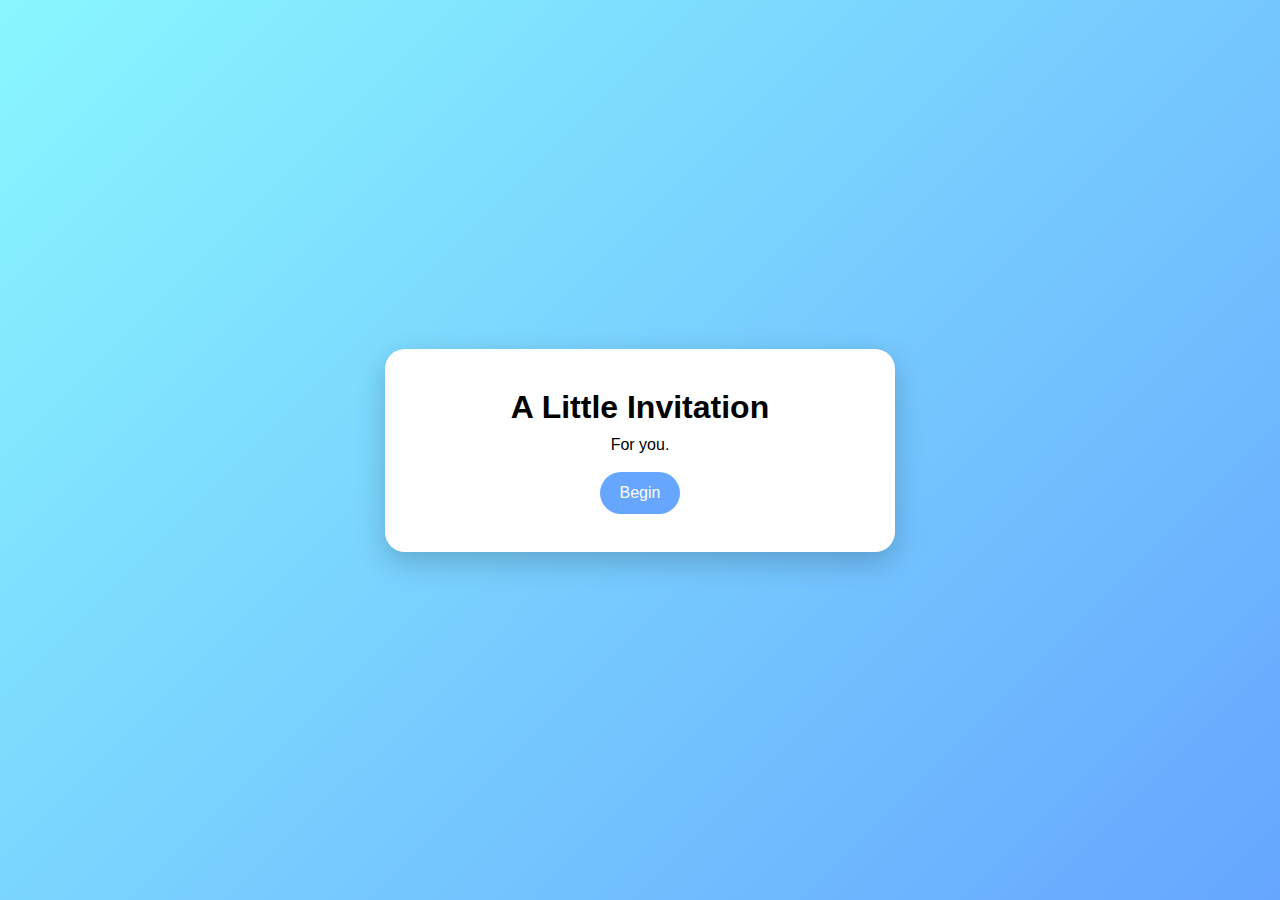
<file: index.html>
<!DOCTYPE html>
<html lang="en">
<head>
  <meta charset="UTF-8">
  <meta name="viewport" content="width=device-width, initial-scale=1.0">
  <title>An Invitation</title>
  <style>
    /* --- Global Styling --- */
    body {
      margin: 0;
      font-family: 'Poppins', sans-serif;
      background: linear-gradient(135deg, #89f7fe, #66a6ff);
      display: flex;
      justify-content: center;
      align-items: center;
      height: 100vh;
      overflow: hidden;
    }

    .card {
      display: none;
      text-align: center;
      background: white;
      border-radius: 20px;
      padding: 30px;
      width: 90%;
      max-width: 450px;
      box-shadow: 0 10px 30px rgba(0,0,0,0.2);
      animation: fadeIn 0.8s ease;
    }
    .card.active { display: block; }

    h1, h2, p { margin: 10px 0; }

    button {
      padding: 12px 20px;
      margin: 8px;
      border: none;
      border-radius: 30px;
      font-size: 16px;
      cursor: pointer;
      background: #66a6ff;
      color: white;
      transition: 0.3s;
    }
    button:hover { background: #4e8ce3; }

    /* --- Game styles --- */
    .choice-grid {
      display: grid;
      grid-template-columns: repeat(2, 1fr);
      gap: 10px;
      margin-top: 15px;
    }

    .grid {
      display: grid;
      grid-template-columns: repeat(4, 70px);
      gap: 10px;
      justify-content: center;
      margin-top: 15px;
    }
    .grid-cell {
      width: 70px; height: 70px;
      background: #eee;
      border-radius: 10px;
      cursor: pointer;
      transition: 0.3s;
    }
    .grid-cell:hover { background: #ddd; }

    .slider-container {
      position: relative;
      width: 80%;
      height: 20px;
      background: #eee;
      border-radius: 10px;
      margin: 40px auto;
      touch-action: none;
    }
    .slider-fill {
      position: absolute;
      left: 0; top: 0;
      height: 100%;
      background: #66a6ff;
      border-radius: 10px;
      width: 0;
    }
    .slider-thumb {
      position: absolute;
      top: -5px;
      left: 0;
      width: 30px; height: 30px;
      border-radius: 50%;
      background: #4e8ce3;
      cursor: pointer;
    }

    .tap-container {
      display: flex;
      justify-content: center;
      margin-top: 20px;
    }
    .tap-button {
      width: 120px; height: 120px;
      border-radius: 50%;
      font-size: 18px;
      font-weight: bold;
      background: #66a6ff;
      color: white;
      display: flex;
      align-items: center;
      justify-content: center;
      flex-direction: column;
    }

    /* --- Postcard Illustration --- */
    .postcard {
      background: #fffaf0;
      border: 2px dashed #333;
      padding: 20px;
      border-radius: 10px;
      width: 250px;
      margin: 20px auto;
      font-family: 'Cursive';
      font-size: 18px;
      position: relative;
    }
    .postcard::before {
      content: "✉";
      position: absolute;
      top: -20px;
      left: 10px;
      font-size: 30px;
    }

    @keyframes fadeIn {
      from {opacity: 0; transform: scale(0.95);}
      to {opacity: 1; transform: scale(1);}
    }
  </style>
</head>
<body>

  <div class="card active" id="index">
    <h1>A Little Invitation</h1>
    <p>For you.</p>
    <button id="startButton">Begin</button>
  </div>

  <div class="card" id="step1">
    <h2>1. A simple question.</h2>
    <p>Which of these is not a planet? 🤔</p>
    <div class="choice-grid">
      <button class="choice-button" data-next="step2">Mars</button>
      <button class="choice-button" data-next="step2">Venus</button>
      <button class="choice-button" data-next="step2">Pluto</button>
      <button class="choice-button" data-next="step2">Saturn</button>
    </div>
  </div>

  <div class="card" id="step2">
    <h2>2. Find the hidden star ✨</h2>
    <div class="grid" id="starGrid"></div>
  </div>

  <div class="card" id="step3">
    <h2>3. Drag the slider to the right.</h2>
    <div class="slider-container" id="slider">
      <div class="slider-fill" id="sliderFill"></div>
      <div class="slider-thumb" id="sliderThumb"></div>
    </div>
  </div>

  <div class="card" id="step4">
    <h2>4. Tap the button 5 times.</h2>
    <div class="tap-container">
      <button class="tap-button" id="tapButton">Tap Me! <span id="tapCount">0/5</span></button>
    </div>
  </div>

  <div class="card" id="final">
    <h1>Cinema dekhne chalogi?</h1>
    <p>Kuch Tickets lagi hai haath me. It would be nice if you say so otherwise NO PIRABLEM.</p>
    <button id="yesButton">Okay son not a Problem.</button>
    <button id="noButton">Time Nakko.</button>
  </div>

  <div class="card" id="yesPage">
    <h2>Shabaash! 🎉</h2>
    <p>Kripya Aage ki jaankari ke liye Hame Sampark kare 😀!</p>
    <a href="https://wa.me/919801549304" target="_blank">
      <button>WhatsUpppp Me</button>
    </a>
  </div>

  <div class="card" id="noPage">
    <h2>NO PIRABLEM.</h2>
    <p>At least kuch naya ho gaya aaj.</p>
    <div class="postcard">
      Maybe in Agle Janam,<br>
      Thenks for staying
    </div>
    <button id="downloadBtn">Download Postcard</button>
    <button onclick="showPage('index')">Play Again</button>
  </div>

  <audio id="bgMusic" loop>
    <source src="music.mp3" type="audio/mpeg">
  </audio>

  <script>
    const music = document.getElementById('bgMusic');
    const startButton = document.getElementById('startButton');

    function showPage(id) {
      document.querySelectorAll('.card').forEach(c => c.classList.remove('active'));
      document.getElementById(id).classList.add('active');
    }

    startButton.addEventListener('click', () => {
      music.play().catch(()=>{});
      showPage('step1');
    });

    // Step1
    document.querySelectorAll('.choice-button').forEach(btn => {
      btn.addEventListener('click', () => showPage(btn.dataset.next));
    });

    // Step2 (Star Grid)
    const starGrid = document.getElementById('starGrid');
    const starIndex = Math.floor(Math.random() * 16);
    for (let i = 0; i < 16; i++) {
      const cell = document.createElement('button');
      cell.className = 'grid-cell';
      cell.addEventListener('click', () => {
        if (i === starIndex) {
          cell.textContent = '⭐';
          setTimeout(() => showPage('step3'), 800);
        } else {
          cell.textContent = '❌';
        }
      });
      starGrid.appendChild(cell);
    }

    // Step3 (Slider)
    const sliderThumb = document.getElementById('sliderThumb');
    const sliderFill = document.getElementById('sliderFill');
    const slider = document.getElementById('slider');
    let dragging = false;

    const handleMove = (e) => {
      if (!dragging) return;
      const clientX = e.clientX || e.touches[0].clientX;
      let rect = slider.getBoundingClientRect();
      let offset = clientX - rect.left;
      offset = Math.max(0, Math.min(offset, rect.width));
      sliderThumb.style.left = (offset - 15) + 'px';
      sliderFill.style.width = offset + 'px';
      if (offset >= rect.width - 20) {
        dragging = false;
        setTimeout(() => showPage('step4'), 500);
      }
    };

    // Mouse Events
    sliderThumb.addEventListener('mousedown', () => dragging = true);
    document.addEventListener('mouseup', () => dragging = false);
    document.addEventListener('mousemove', handleMove);

    // Touch Events
    sliderThumb.addEventListener('touchstart', (e) => {
      e.preventDefault();
      dragging = true;
    });
    document.addEventListener('touchend', () => dragging = false);
    document.addEventListener('touchmove', handleMove);

    // Step4 (Tap 5 times)
    let taps = 0;
    document.getElementById('tapButton').addEventListener('click', () => {
      taps++;
      document.getElementById('tapCount').textContent = taps + '/5';
      if (taps >= 5) setTimeout(() => showPage('final'), 500);
    });

    // Final Yes/No
    document.getElementById('yesButton').addEventListener('click', () => showPage('yesPage'));
    document.getElementById('noButton').addEventListener('click', () => showPage('noPage'));

    // Download Postcard
    document.getElementById('downloadBtn').addEventListener('click', () => {
      const el = document.querySelector('.postcard');
      const blob = new Blob([el.innerText], { type: 'text/plain' });
      const url = URL.createObjectURL(blob);
      const a = document.createElement('a');
      a.href = url;
      a.download = 'postcard.txt';
      a.click();
      URL.revokeObjectURL(url);
    });
  </script>
</body>
</html>
</file>
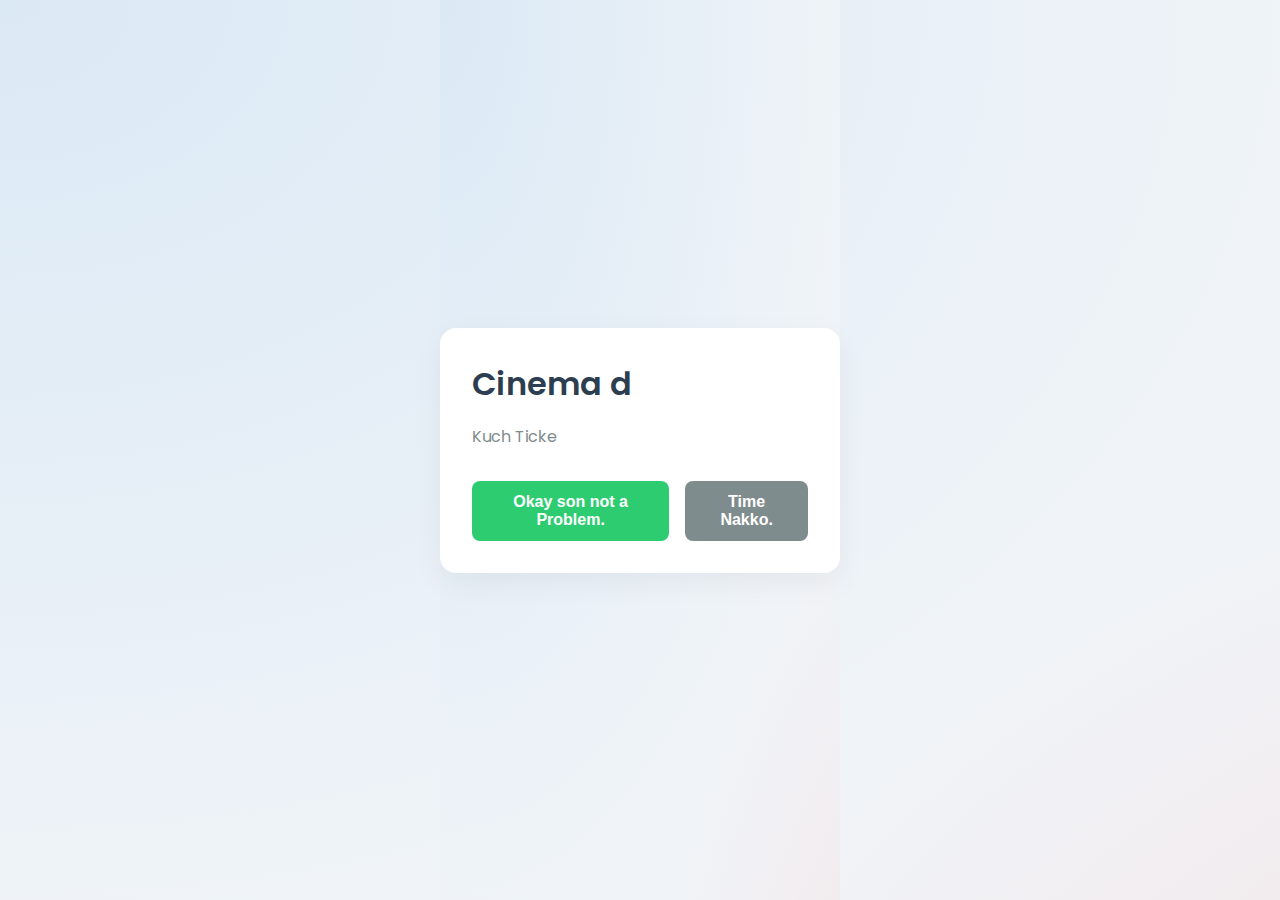
<file: final.html>
<!DOCTYPE html>
<html lang="en">
<head>
    <meta charset="UTF-8">
    <meta name="viewport" content="width=device-width, initial-scale=1.0">
    <title>The Reveal</title>
    <link rel="stylesheet" href="style.css">
    <script src="https://cdnjs.cloudflare.com/ajax/libs/gsap/3.12.2/gsap.min.js"></script>
</head>
<body>
    <div class="card card--final" data-page="final">
        <h1 class="card__title type-effect" data-text="Cinema dekhne chalogi?"></h1>
        <p class="card__copy type-effect" data-delay="0.5" data-text="Kuch Tickets lagi hai haath me. It would be nice if you say so otherwise NO PIRABLEM."></p>
        <div class="final-actions">
            <button class="card__button card__button--yes" id="yesButton">Okay son not a Problem.</button>
            <button class="card__button card__button--no" id="noButton">Time Nakko.</button>
        </div>
    </div>

    <audio id="bgMusic" autoplay loop>
        <source src="music.mp3" type="audio/mpeg">
        Your browser does not support the audio element.
    </audio>

    <script src="app.js" defer></script>
</body>
</html>
</file>
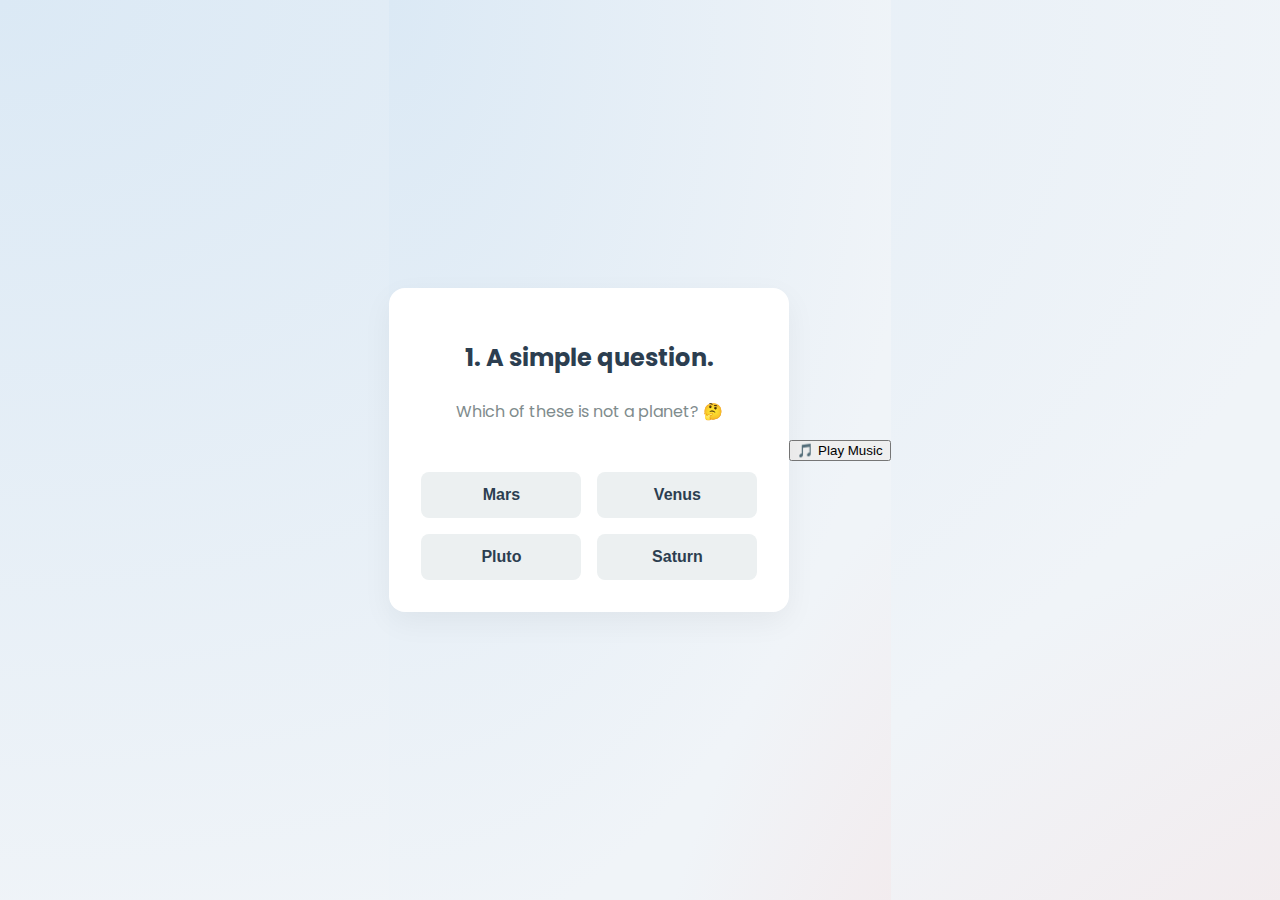
<file: step1.html>
<!DOCTYPE html>
<html lang="en">
<head>
    <meta charset="UTF-8">
    <meta name="viewport" content="width=device-width, initial-scale=1.0">
    <title>Step 1</title>
    <link rel="stylesheet" href="style.css">
</head>
<body>
    <div class="card card--interactive" data-page="step1">
        <h2 class="card__heading">1. A simple question.</h2>
        <p class="card__question">Which of these is not a planet? 🤔</p>
        <div class="choice-grid">
            <button class="choice-button" data-correct="false" data-next="step2.html">Mars</button>
            <button class="choice-button" data-correct="false" data-next="step2.html">Venus</button>
            <button class="choice-button" data-correct="true" data-next="step2.html">Pluto</button>
            <button class="choice-button" data-correct="false" data-next="step2.html">Saturn</button>
        </div>
    </div>

    <!-- 🎵 Background Music -->
    <audio id="bgMusic" loop>
        <source src="music.mp3" type="audio/mpeg">
        Your browser does not support the audio element.
    </audio>
    <button id="musicToggle" class="music-btn">🎵 Play Music</button>

    <script src="app.js" defer></script>
</body>
</html>
</file>
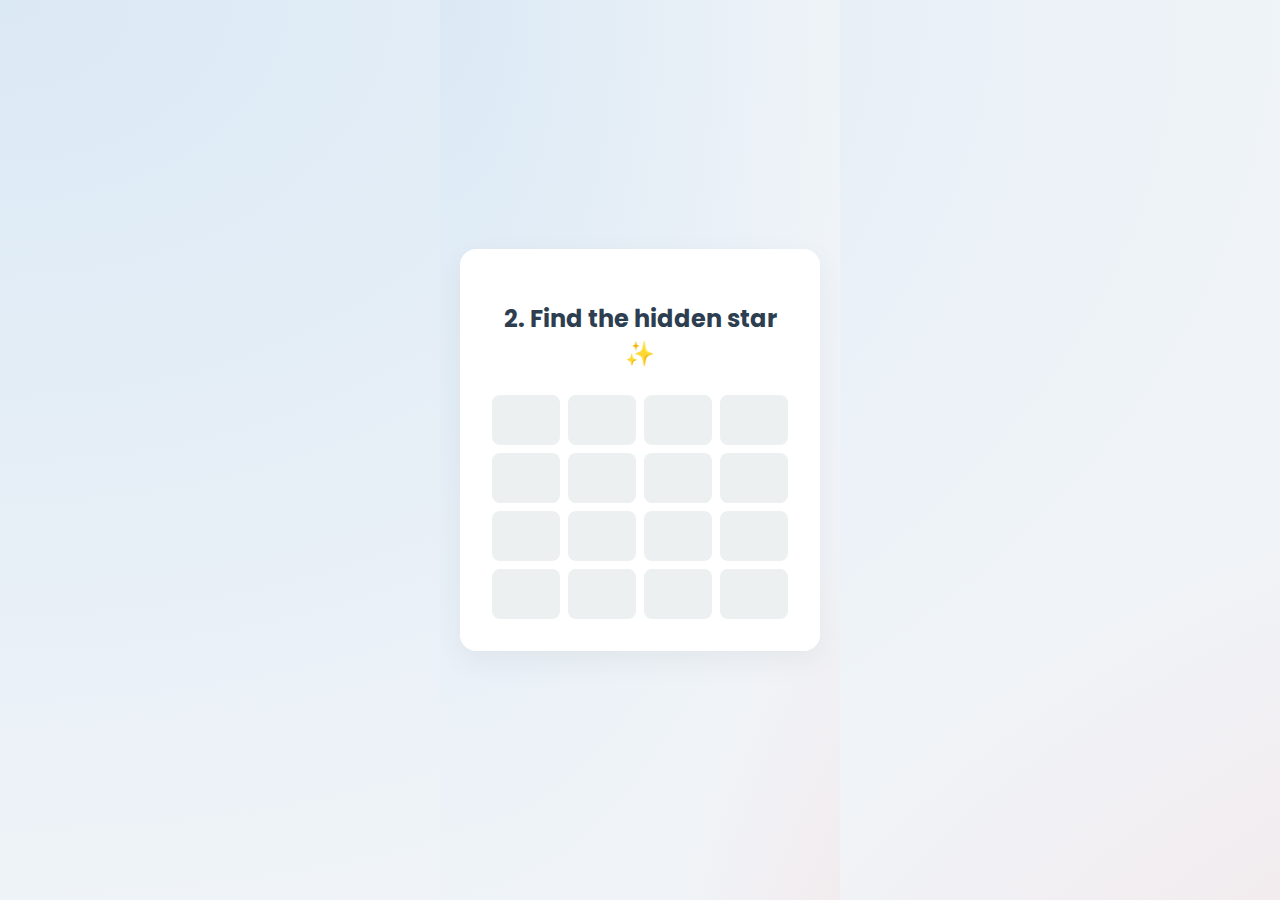
<file: step2.html>
<!DOCTYPE html>
<html lang="en">
<head>
    <meta charset="UTF-8">
    <meta name="viewport" content="width=device-width, initial-scale=1.0">
    <title>Step 2</title>
    <link rel="stylesheet" href="style.css">
</head>
<body>
    <div class="card card--interactive" data-page="step2">
        <h2 class="card__heading">2. Find the hidden star ✨</h2>
        <div class="grid grid--star">
            <button class="grid-cell"></button>
            <button class="grid-cell"></button>
            <button class="grid-cell"></button>
            <button class="grid-cell"></button>
            <button class="grid-cell"></button>
            <button class="grid-cell"></button>
            <button class="grid-cell"></button>
            <button class="grid-cell"></button>
            <button class="grid-cell"></button>
            <button class="grid-cell"></button>
            <button class="grid-cell"></button>
            <button class="grid-cell" data-next="step3.html"></button>
            <button class="grid-cell"></button>
            <button class="grid-cell"></button>
            <button class="grid-cell"></button>
            <button class="grid-cell"></button>
        </div>
    </div>

    <audio id="bgMusic" autoplay loop>
        <source src="music.mp3" type="audio/mpeg">
        Your browser does not support the audio element.
    </audio>

    <script src="app.js" defer></script>
</body>
</html>
</file>
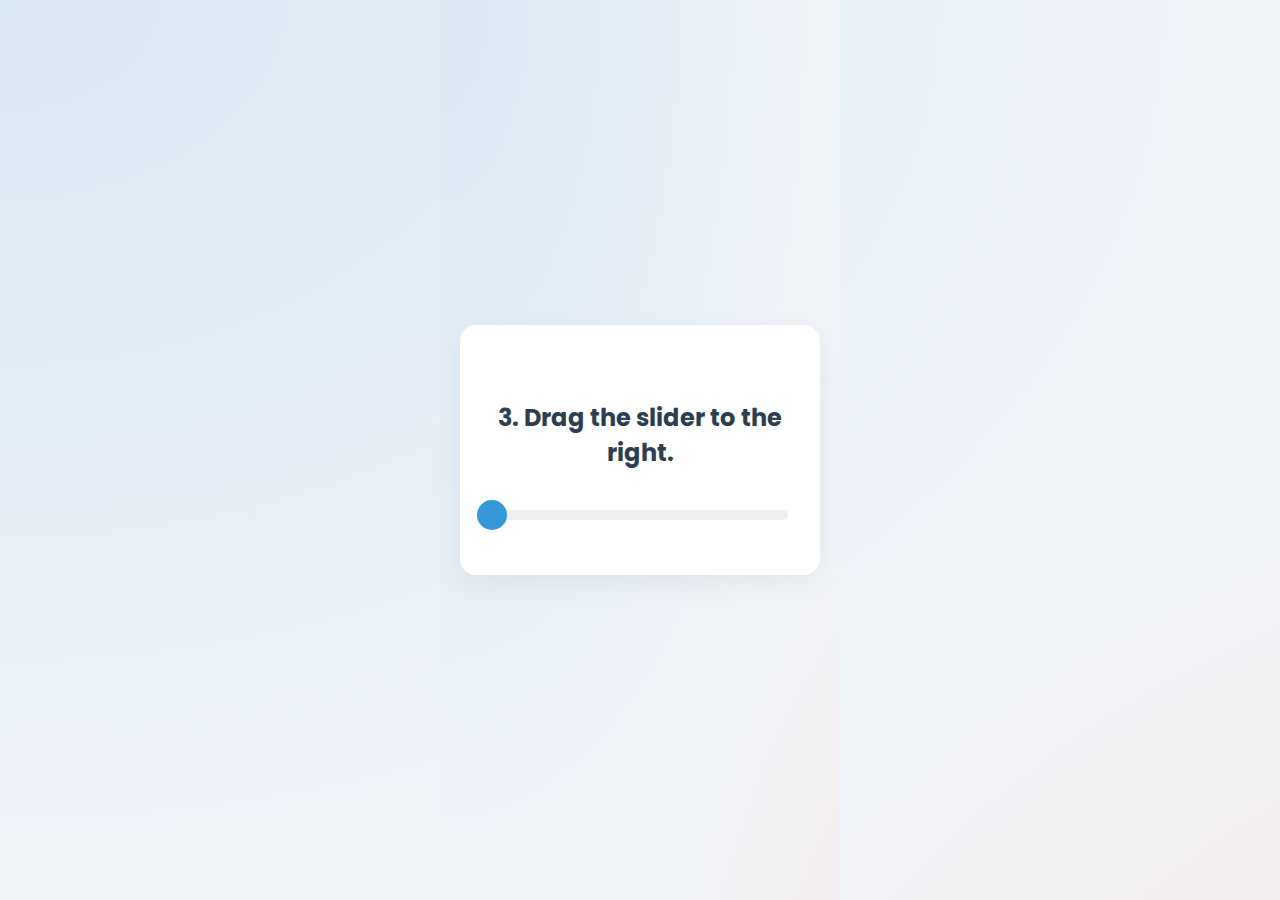
<file: step3.html>
<!DOCTYPE html>
<html lang="en">
<head>
    <meta charset="UTF-8">
    <meta name="viewport" content="width=device-width, initial-scale=1.0">
    <title>Step 3</title>
    <link rel="stylesheet" href="style.css">
</head>
<body>
    <div class="card card--interactive" data-page="step3">
        <h2 class="card__heading">3. Drag the slider to the right.</h2>
        <div class="slider-container">
            <div class="slider-fill" style="width: 0;"></div>
            <div class="slider-thumb" data-next="step4.html"></div>
        </div>
    </div>

    <audio id="bgMusic" autoplay loop>
        <source src="music.mp3" type="audio/mpeg">
        Your browser does not support the audio element.
    </audio>

    <script src="app.js" defer></script>
</body>
</html>
</file>
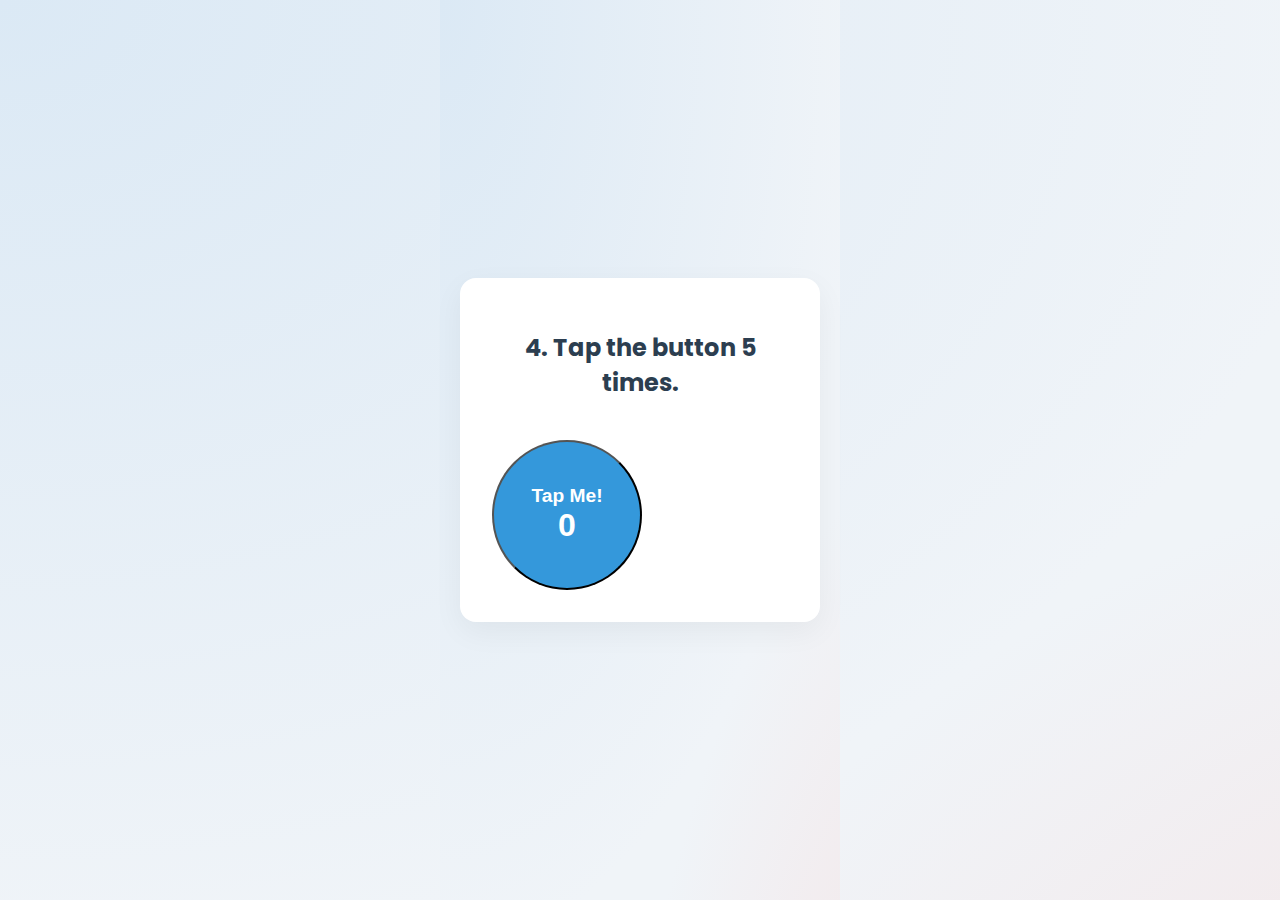
<file: step4.html>
<!DOCTYPE html>
<html lang="en">
<head>
    <meta charset="UTF-8">
    <meta name="viewport" content="width=device-width, initial-scale=1.0">
    <title>Step 4</title>
    <link rel="stylesheet" href="style.css">
</head>
<body>
    <div class="card card--interactive" data-page="step4">
        <h2 class="card__heading">4. Tap the button 5 times.</h2>
        <div class="tap-container">
            <button class="tap-button" id="tapButton">Tap Me! <span id="tapCount">0</span></button>
        </div>
    </div>
    <script src="app.js" defer></script>
</body>
</html>
</file>
<file: style.css>
@import url('https://fonts.googleapis.com/css2?family=Poppins:wght@400;600&display=swap');

:root {
    --color-bg-primary: #f0f4f8;
    --color-bg-secondary: #fff;
    --color-text-primary: #2c3e50;
    --color-text-secondary: #7f8c8d;
    --color-accent: #3498db;
    --color-accent-light: #5dade2;
    --color-success: #2ecc71;
    --color-danger: #e74c3c;
    --color-shadow: rgba(0, 0, 0, 0.05);
    --border-radius: 1rem;
    --transition-duration: 0.3s;
}

* {
    box-sizing: border-box;
}

html, body {
    height: 100%;
    margin: 0;
    font-family: 'Poppins', sans-serif;
    color: var(--color-text-primary);
    background: var(--color-bg-primary);
    display: flex;
    align-items: center;
    justify-content: center;
    background-image: radial-gradient(at 0% 0%, #dbe9f5 0%, transparent 50%),
                      radial-gradient(at 100% 100%, #f7dcdb 0%, transparent 50%);
    background-size: 150% 150%;
    animation: gradient-shift 15s ease infinite alternate;
}

@keyframes gradient-shift {
    0% { background-position: 0% 0%; }
    100% { background-position: 100% 100%; }
}

.card {
    background: var(--color-bg-secondary);
    padding: 2rem;
    border-radius: var(--border-radius);
    box-shadow: 0 10px 30px var(--color-shadow);
    text-align: center;
    max-width: 90%;
    width: 400px;
    transition: transform var(--transition-duration) ease-in-out, opacity var(--transition-duration) ease-in-out;
}

.card__title {
    font-size: 2rem;
    font-weight: 600;
    margin-bottom: 0.5rem;
}

.card__subtitle {
    font-size: 1rem;
    color: var(--color-text-secondary);
    margin-top: 0;
    margin-bottom: 2rem;
}

.card__button {
    background: var(--color-accent);
    color: #fff;
    border: none;
    padding: 0.75rem 1.5rem;
    border-radius: 0.5rem;
    font-size: 1rem;
    font-weight: 600;
    cursor: pointer;
    transition: background-color var(--transition-duration);
}

.card__button:hover {
    background: var(--color-accent-light);
}

.card__button:focus {
    outline: 2px solid var(--color-accent-light);
    outline-offset: 2px;
}

.card--interactive {
    min-height: 250px;
    display: flex;
    flex-direction: column;
    justify-content: center;
}

.card__heading {
    font-size: 1.5rem;
    margin-bottom: 0.5rem;
}

.card__question {
    font-size: 1rem;
    color: var(--color-text-secondary);
}

/* Step 1: Choice Grid */
.choice-grid {
    display: grid;
    grid-template-columns: 1fr 1fr;
    gap: 1rem;
    margin-top: 2rem;
}

.choice-button {
    background: #ecf0f1;
    border: 2px solid transparent;
    padding: 0.75rem;
    border-radius: 0.5rem;
    font-size: 1rem;
    font-weight: 600;
    color: var(--color-text-primary);
    cursor: pointer;
    transition: all var(--transition-duration);
}

.choice-button:hover {
    background: #bdc3c7;
}

.choice-button.correct {
    background: var(--color-success);
    color: #fff;
}

.choice-button.correct:hover {
    background: #27ae60;
}

.choice-button.wrong {
    background: var(--color-danger);
    color: #fff;
    animation: shake 0.5s;
}

@keyframes shake {
    0%, 100% { transform: translateX(0); }
    20%, 60% { transform: translateX(-5px); }
    40%, 80% { transform: translateX(5px); }
}

/* Step 2: Star Grid */
.grid {
    display: grid;
    grid-template-columns: repeat(4, 1fr);
    gap: 0.5rem;
    margin-top: 1rem;
}

.grid-cell {
    background: #ecf0f1;
    height: 50px;
    border: none;
    border-radius: 0.5rem;
    cursor: pointer;
    transition: background-color 0.2s;
    font-size: 1.5rem;
}

.grid-cell:hover {
    background: #bdc3c7;
}

.grid-cell--found {
    background: #f1c40f;
    animation: pulse 1.5s infinite;
}

@keyframes pulse {
    0% { transform: scale(1); }
    50% { transform: scale(1.1); }
    100% { transform: scale(1); }
}

/* Step 3: Slider */
.slider-container {
    width: 100%;
    height: 10px;
    background: #ecf0f1;
    border-radius: 5px;
    position: relative;
    margin-top: 2rem;
}

.slider-fill {
    height: 100%;
    background: var(--color-accent);
    border-radius: 5px;
}

.slider-thumb {
    width: 30px;
    height: 30px;
    background: var(--color-accent);
    border-radius: 50%;
    position: absolute;
    top: 50%;
    left: 0;
    transform: translate(-50%, -50%);
    cursor: grab;
    transition: transform 0.1s;
}

.slider-thumb:active {
    cursor: grabbing;
}

/* Step 4: Tap Button */
.tap-container {
    margin-top: 2rem;
}

.tap-button {
    width: 150px;
    height: 150px;
    border-radius: 50%;
    background: var(--color-accent);
    color: #fff;
    display: flex;
    flex-direction: column;
    align-items: center;
    justify-content: center;
    font-size: 1.2rem;
    font-weight: 600;
    cursor: pointer;
    transition: transform 0.1s;
}

.tap-button:active {
    transform: scale(0.95);
}

#tapCount {
    font-size: 2rem;
}

/* Final Card */
.card--final {
    text-align: left;
    max-width: 500px;
}

.type-effect {
    white-space: pre-wrap;
    overflow: hidden;
    margin: 0;
    border-right: 3px solid transparent;
    animation: typing 2s steps(40, end), blink-caret 0.75s step-end infinite;
}

.type-effect:nth-child(2) {
    animation-delay: var(--data-delay, 0.5s);
}

@keyframes typing {
    from { width: 0; }
    to { width: 100%; }
}

@keyframes blink-caret {
    from, to { border-color: transparent; }
    50% { border-color: var(--color-text-primary); }
}

.card__copy {
    margin-top: 1rem;
    font-size: 1rem;
    color: var(--color-text-secondary);
}

.final-actions {
    margin-top: 2rem;
    display: flex;
    gap: 1rem;
    justify-content: flex-start;
}

.card__button--yes {
    background: var(--color-success);
}

.card__button--yes:hover {
    background: #27ae60;
}

.card__button--no {
    background: var(--color-text-secondary);
}

.card__button--no:hover {
    background: #95a5a6;
}

/* Yes Page */
.card--yes {
    text-align: center;
    padding-bottom: 1rem;
}

.share-container {
    display: flex;
    justify-content: center;
    gap: 1rem;
    margin-top: 2rem;
    flex-wrap: wrap;
}

.share-button {
    background: #ecf0f1;
    color: var(--color-text-primary);
    border: none;
    padding: 0.75rem 1rem;
    border-radius: 0.5rem;
    font-weight: 600;
    text-decoration: none;
    transition: background-color 0.2s;
}

.share-button:hover {
    background: #bdc3c7;
}

.whatsapp { background: #25d366; color: #fff; }
.whatsapp:hover { background: #128c7e; }

/* No Page */
.postcard {
    width: 200px;
    height: auto;
    margin: 1.5rem auto;
}

.download-link {
    display: inline-block;
    margin-bottom: 1rem;
    font-size: 0.9rem;
    color: var(--color-text-secondary);
}
</file>
